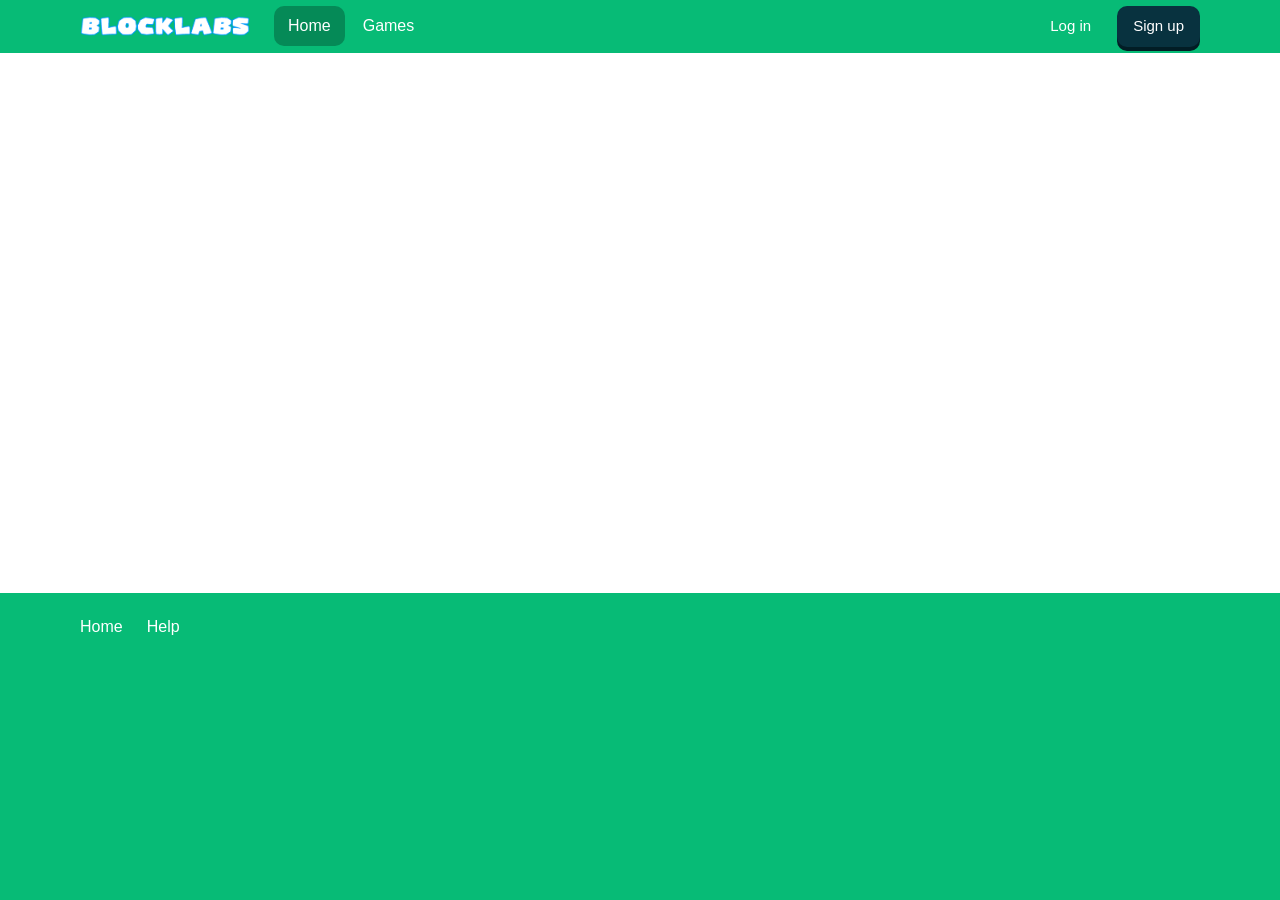
<file: index.html>
<!DOCTYPE html>
<html lang="en">
<head>
<meta charset="UTF-8">
<meta name="viewport" content="width=device-width, initial-scale=1">
<title>BlockLabs</title>
<style>
  :root {
    --green: #07bb76;
    --green-dark: #058a57;
    --ink: #08323f;
    --muted: #4b6a73;
    --sky: #0a9bff;
    --sun: #ffd23f;
    --coral: #ff6f61;
    --paper: #f3faf6;
    --line: #cfe4da;
  }
  * { box-sizing: border-box; }
  html { scroll-behavior: smooth; scroll-padding-top: 80px; }
  html, body { margin: 0; }
  body { font-family: "Arial Rounded MT Bold", "Trebuchet MS", Arial, sans-serif; color: var(--ink); background: var(--green); line-height: 1.5; }
  a { color: inherit; }
  :focus-visible { outline: 3px solid var(--ink); outline-offset: 2px; border-radius: 6px; }
  .wrap { width: min(1120px, 100% - 32px); margin-inline: auto; }

  header { position: sticky; top: 0; z-index: 10; background: var(--green); }
  header .wrap { display: flex; align-items: center; gap: 24px; padding: 6px 0; }
  .logo img { display: block; width: 170px; height: auto; }
  nav { display: flex; gap: 4px; }
  nav a { color: #fff; text-decoration: none; font-size: 16px; padding: 8px 14px; border-radius: 10px; }
  nav a:hover { background: #ffffff2b; }
  nav a[aria-current="page"] { background: var(--green-dark); }
  .auth { margin-left: auto; display: flex; gap: 10px; align-items: center; }
  .auth a { text-decoration: none; font-size: 15px; padding: 9px 16px; border-radius: 10px; }
  .login { color: #fff; }
  .login:hover { text-decoration: underline; }
  .signup { background: var(--ink); color: #fff; box-shadow: 0 4px 0 #021d25; }
  .signup:active { transform: translateY(3px); box-shadow: 0 1px 0 #021d25; }

  main { min-height: 60vh; background: #fff; }

  footer { background: var(--green); color: #fff; padding: 22px 0 26px; }
  footer a { color: #fff; margin-right: 24px; text-decoration: none; }
  footer a:hover { text-decoration: underline; }
  footer p { margin: 0; }

  @media (max-width: 760px) {
    .logo img { width: 120px; }
    header .wrap { gap: 8px; flex-wrap: wrap; }
    nav a { padding: 6px 10px; font-size: 14px; }
    .login { display: none; }
  }
  @media (prefers-reduced-motion: reduce) { html { scroll-behavior: auto; }  }
</style>
</head>
<body>
<header>
  <div class="wrap">
    <a class="logo" href="index.html" aria-label="BlockLabs home"><img src="[data-uri]" alt="BlockLabs"></a>
    <nav aria-label="Main navigation">
      <a href="index.html" aria-current="page">Home</a><a href="games.html">Games</a>
    </nav>
    <div class="auth"><a class="login" href="login.html">Log in</a><a class="signup" href="signup.html">Sign up</a></div>
  </div>
</header>

<main aria-label="Home page content"></main>

<footer>
  <div class="wrap"><p><a href="index.html">Home</a><a href="#">Help</a></p></div>
</footer>

</body>
</html>
</file>
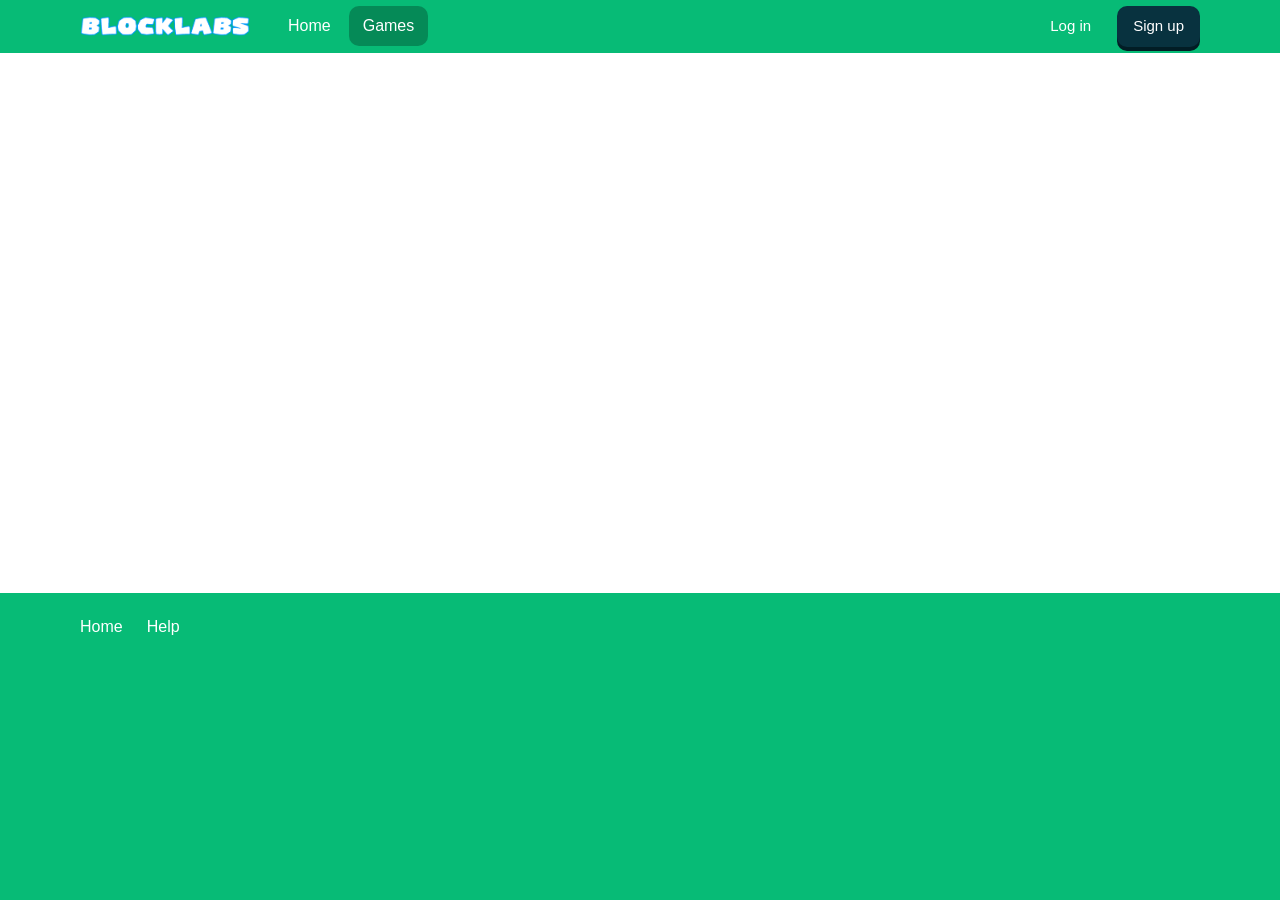
<file: games.html>
<!DOCTYPE html>
<html lang="en">
<head>
<meta charset="UTF-8">
<meta name="viewport" content="width=device-width, initial-scale=1">
<title>Games | BlockLabs</title>
<style>
  :root {
    --green: #07bb76;
    --green-dark: #058a57;
    --ink: #08323f;
    --muted: #4b6a73;
    --sky: #0a9bff;
    --sun: #ffd23f;
    --coral: #ff6f61;
    --paper: #f3faf6;
    --line: #cfe4da;
  }
  * { box-sizing: border-box; }
  html { scroll-behavior: smooth; scroll-padding-top: 80px; }
  html, body { margin: 0; }
  body { font-family: "Arial Rounded MT Bold", "Trebuchet MS", Arial, sans-serif; color: var(--ink); background: var(--green); line-height: 1.5; }
  a { color: inherit; }
  :focus-visible { outline: 3px solid var(--ink); outline-offset: 2px; border-radius: 6px; }
  .wrap { width: min(1120px, 100% - 32px); margin-inline: auto; }

  header { position: sticky; top: 0; z-index: 10; background: var(--green); }
  header .wrap { display: flex; align-items: center; gap: 24px; padding: 6px 0; }
  .logo img { display: block; width: 170px; height: auto; }
  nav { display: flex; gap: 4px; }
  nav a { color: #fff; text-decoration: none; font-size: 16px; padding: 8px 14px; border-radius: 10px; }
  nav a:hover { background: #ffffff2b; }
  nav a[aria-current="page"] { background: var(--green-dark); }
  .auth { margin-left: auto; display: flex; gap: 10px; align-items: center; }
  .auth a { text-decoration: none; font-size: 15px; padding: 9px 16px; border-radius: 10px; }
  .login { color: #fff; }
  .login:hover { text-decoration: underline; }
  .signup { background: var(--ink); color: #fff; box-shadow: 0 4px 0 #021d25; }
  .signup:active { transform: translateY(3px); box-shadow: 0 1px 0 #021d25; }

  main { min-height: 60vh; background: #fff; }

  footer { background: var(--green); color: #fff; padding: 22px 0 26px; }
  footer a { color: #fff; margin-right: 24px; text-decoration: none; }
  footer a:hover { text-decoration: underline; }
  footer p { margin: 0; }

  @media (max-width: 760px) {
    .logo img { width: 120px; }
    header .wrap { gap: 8px; flex-wrap: wrap; }
    nav a { padding: 6px 10px; font-size: 14px; }
    .login { display: none; }
  }
  @media (prefers-reduced-motion: reduce) { html { scroll-behavior: auto; }  }
</style>
</head>
<body>
<header>
  <div class="wrap">
    <a class="logo" href="index.html" aria-label="BlockLabs home"><img src="[data-uri]" alt="BlockLabs"></a>
    <nav aria-label="Main navigation">
      <a href="index.html">Home</a><a href="games.html" aria-current="page">Games</a>
    </nav>
    <div class="auth"><a class="login" href="login.html">Log in</a><a class="signup" href="signup.html">Sign up</a></div>
  </div>
</header>

<main aria-label="Games"></main>

<footer>
  <div class="wrap"><p><a href="index.html">Home</a><a href="#">Help</a></p></div>
</footer>

</body>
</html>
</file>
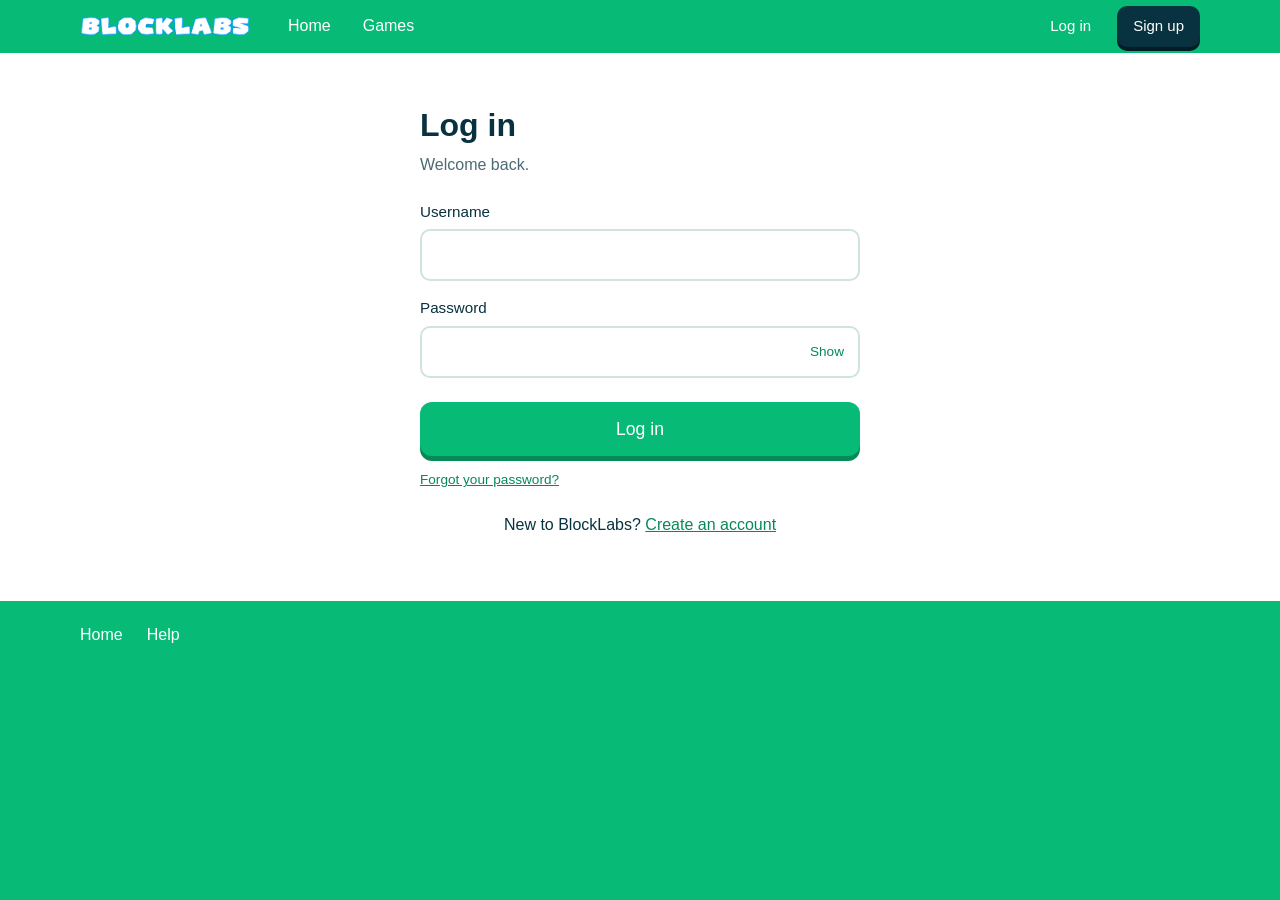
<file: login.html>
<!DOCTYPE html>
<html lang="en">
<head>
<meta charset="UTF-8">
<meta name="viewport" content="width=device-width, initial-scale=1">
<title>Log in | BlockLabs</title>
<style>
  :root {
    --green: #07bb76;
    --green-dark: #058a57;
    --ink: #08323f;
    --muted: #4b6a73;
    --sky: #0a9bff;
    --sun: #ffd23f;
    --coral: #ff6f61;
    --paper: #f3faf6;
    --line: #cfe4da;
  }
  * { box-sizing: border-box; }
  html { scroll-behavior: smooth; scroll-padding-top: 80px; }
  html, body { margin: 0; }
  body { font-family: "Arial Rounded MT Bold", "Trebuchet MS", Arial, sans-serif; color: var(--ink); background: var(--green); line-height: 1.5; }
  a { color: inherit; }
  :focus-visible { outline: 3px solid var(--ink); outline-offset: 2px; border-radius: 6px; }
  .wrap { width: min(1120px, 100% - 32px); margin-inline: auto; }

  header { position: sticky; top: 0; z-index: 10; background: var(--green); }
  header .wrap { display: flex; align-items: center; gap: 24px; padding: 6px 0; }
  .logo img { display: block; width: 170px; height: auto; }
  nav { display: flex; gap: 4px; }
  nav a { color: #fff; text-decoration: none; font-size: 16px; padding: 8px 14px; border-radius: 10px; }
  nav a:hover { background: #ffffff2b; }
  nav a[aria-current="page"] { background: var(--green-dark); }
  .auth { margin-left: auto; display: flex; gap: 10px; align-items: center; }
  .auth a { text-decoration: none; font-size: 15px; padding: 9px 16px; border-radius: 10px; }
  .login { color: #fff; }
  .login:hover { text-decoration: underline; }
  .signup { background: var(--ink); color: #fff; box-shadow: 0 4px 0 #021d25; }
  .signup:active { transform: translateY(3px); box-shadow: 0 1px 0 #021d25; }

  main { display: grid; place-items: start center; padding: 48px 16px 64px; min-height: 60vh; background: #fff; }
  .panel { width: min(440px, 100%); }
  .panel h1 { margin: 0 0 4px; font-size: 2rem; }
  .panel .lead { margin: 0 0 24px; color: var(--muted); }
  .field { margin-bottom: 16px; }
  label { display: block; font-size: .95rem; margin-bottom: 6px; }
  input { width: 100%; font: inherit; font-size: 1rem; padding: 12px 14px; border: 2px solid var(--line); border-radius: 10px; background: #fff; color: var(--ink); }
  input:focus { outline: none; border-color: var(--green); box-shadow: 0 0 0 3px #07bb7633; }
  input[aria-invalid="true"] { border-color: var(--coral); }
  .hint, .err { font-size: .85rem; margin: 6px 0 0; }
  .hint { color: var(--muted); }
  .err { color: #c2362a; min-height: 0; }
  .pw { position: relative; }
  .pw input { padding-right: 70px; }
  .toggle { position: absolute; right: 8px; top: 50%; transform: translateY(-50%); font: inherit; font-size: .85rem; background: none; border: 0; color: var(--green-dark); cursor: pointer; padding: 6px 8px; }
  .submit { width: 100%; font: inherit; font-size: 1.1rem; padding: 14px; margin-top: 8px; border: 0; border-radius: 12px; cursor: pointer; background: var(--green); color: #fff; box-shadow: 0 5px 0 var(--green-dark); }
  .submit:hover { background: #09cf84; }
  .submit:active { transform: translateY(3px); box-shadow: 0 2px 0 var(--green-dark); }
  .terms { font-size: .85rem; color: var(--muted); margin: 14px 0 0; }
  .terms a, .alt a { color: var(--green-dark); }
  .alt { margin: 22px 0 0; text-align: center; }
  .notice { display: none; margin-top: 18px; padding: 12px 14px; border-radius: 10px; background: #fff7d6; border-left: 6px solid var(--sun); font-size: .95rem; }
  .notice.show { display: block; }

  footer { background: var(--green); color: #fff; padding: 22px 0 26px; }
  footer a { color: #fff; margin-right: 24px; text-decoration: none; }
  footer a:hover { text-decoration: underline; }
  footer p { margin: 0; }

  @media (max-width: 760px) {
    .logo img { width: 120px; }
    header .wrap { gap: 8px; flex-wrap: wrap; }
    nav a { padding: 6px 10px; font-size: 14px; }
    .login { display: none; }
  }
  @media (prefers-reduced-motion: reduce) { html { scroll-behavior: auto; }  }
</style>
</head>
<body>
<header>
  <div class="wrap">
    <a class="logo" href="index.html" aria-label="BlockLabs home"><img src="[data-uri]" alt="BlockLabs"></a>
    <nav aria-label="Main navigation">
      <a href="index.html">Home</a><a href="games.html">Games</a>
    </nav>
    <div class="auth"><a class="login" href="login.html">Log in</a><a class="signup" href="signup.html">Sign up</a></div>
  </div>
</header>

<main aria-label="Log in">
  <div class="panel">
    <h1>Log in</h1>
    <p class="lead">Welcome back.</p>
    <form id="login" novalidate>
      <div class="field">
        <label for="username">Username</label>
        <input id="username" name="username" autocomplete="username">
        <p class="err" id="username-err"></p>
      </div>
      <div class="field">
        <label for="password">Password</label>
        <div class="pw">
          <input id="password" name="password" type="password" autocomplete="current-password">
          <button class="toggle" type="button" id="toggle" aria-controls="password">Show</button>
        </div>
        <p class="err" id="password-err"></p>
      </div>
      <button class="submit" type="submit">Log in</button>
      <p class="terms"><a href="#">Forgot your password?</a></p>
      <div class="notice" id="notice" role="status">Mock-up only. Nothing was sent because there's no server connected yet.</div>
    </form>
    <p class="alt">New to BlockLabs? <a href="signup.html">Create an account</a></p>
  </div>
</main>

<footer>
  <div class="wrap"><p><a href="index.html">Home</a><a href="#">Help</a></p></div>
</footer>
<script>
  const $ = id => document.getElementById(id);
  const rules = {
    username: v => v.trim() ? "" : "Enter your username.",
    password: v => v ? "" : "Enter your password."
  };
  function check(id) {
    const msg = rules[id]($(id).value);
    $(id + "-err").textContent = msg;
    $(id).setAttribute("aria-invalid", msg ? "true" : "false");
    return !msg;
  }
  Object.keys(rules).forEach(id => $(id).addEventListener("blur", () => check(id)));
  $("login").addEventListener("submit", e => {
    e.preventDefault();
    const ok = Object.keys(rules).map(check).every(Boolean);
    $("notice").classList.toggle("show", ok);
    if (!ok) document.querySelector('[aria-invalid="true"]').focus();
  });
  $("toggle").addEventListener("click", () => {
    const show = $("password").type === "password";
    $("password").type = show ? "text" : "password";
    $("toggle").textContent = show ? "Hide" : "Show";
  });
</script>
</body>
</html>
</file>
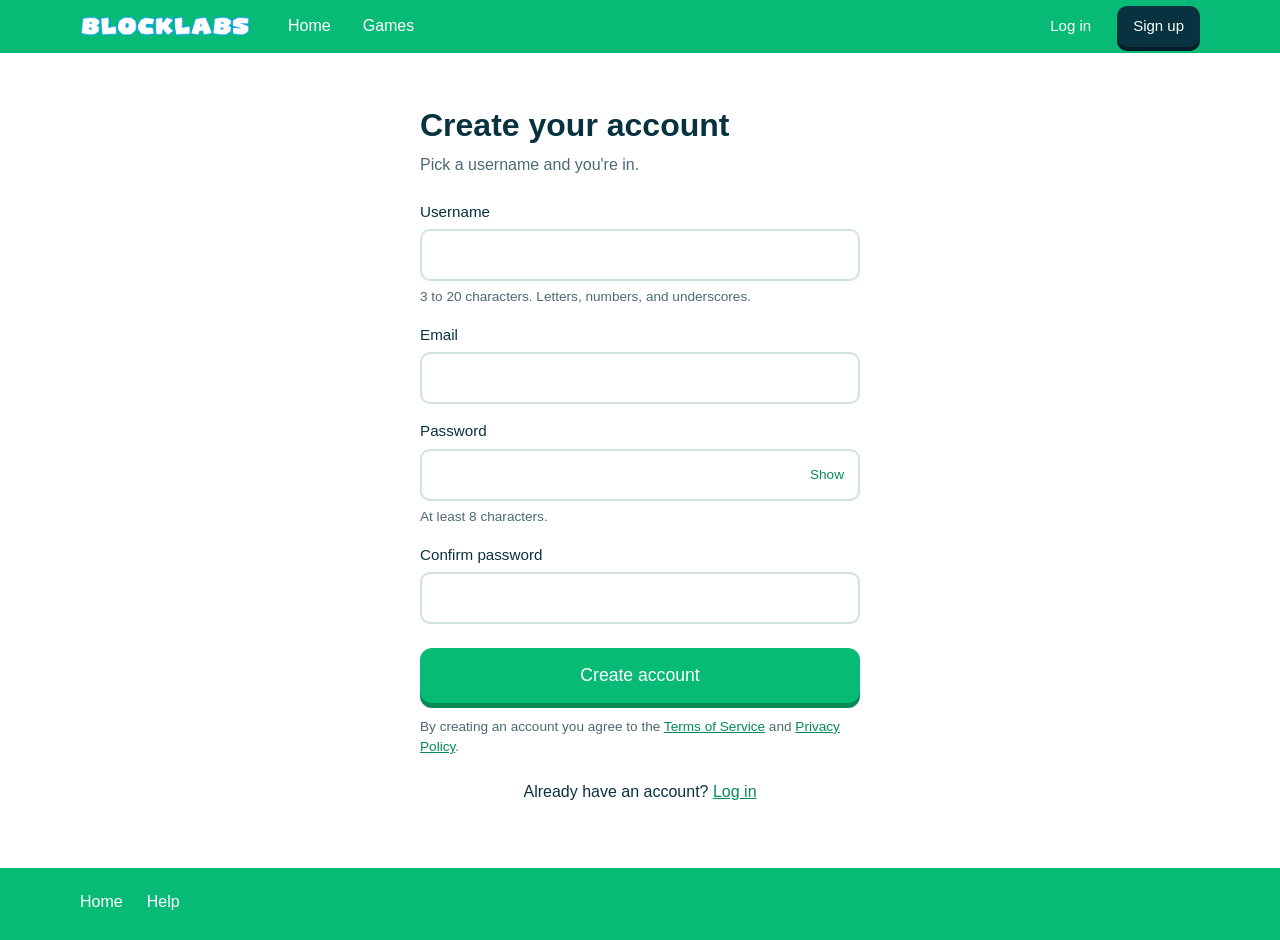
<file: signup.html>
<!DOCTYPE html>
<html lang="en">
<head>
<meta charset="UTF-8">
<meta name="viewport" content="width=device-width, initial-scale=1">
<title>Sign up | BlockLabs</title>
<style>
  :root {
    --green: #07bb76;
    --green-dark: #058a57;
    --ink: #08323f;
    --muted: #4b6a73;
    --sky: #0a9bff;
    --sun: #ffd23f;
    --coral: #ff6f61;
    --paper: #f3faf6;
    --line: #cfe4da;
  }
  * { box-sizing: border-box; }
  html { scroll-behavior: smooth; scroll-padding-top: 80px; }
  html, body { margin: 0; }
  body { font-family: "Arial Rounded MT Bold", "Trebuchet MS", Arial, sans-serif; color: var(--ink); background: var(--green); line-height: 1.5; }
  a { color: inherit; }
  :focus-visible { outline: 3px solid var(--ink); outline-offset: 2px; border-radius: 6px; }
  .wrap { width: min(1120px, 100% - 32px); margin-inline: auto; }

  header { position: sticky; top: 0; z-index: 10; background: var(--green); }
  header .wrap { display: flex; align-items: center; gap: 24px; padding: 6px 0; }
  .logo img { display: block; width: 170px; height: auto; }
  nav { display: flex; gap: 4px; }
  nav a { color: #fff; text-decoration: none; font-size: 16px; padding: 8px 14px; border-radius: 10px; }
  nav a:hover { background: #ffffff2b; }
  nav a[aria-current="page"] { background: var(--green-dark); }
  .auth { margin-left: auto; display: flex; gap: 10px; align-items: center; }
  .auth a { text-decoration: none; font-size: 15px; padding: 9px 16px; border-radius: 10px; }
  .login { color: #fff; }
  .login:hover { text-decoration: underline; }
  .signup { background: var(--ink); color: #fff; box-shadow: 0 4px 0 #021d25; }
  .signup:active { transform: translateY(3px); box-shadow: 0 1px 0 #021d25; }

  main { display: grid; place-items: start center; padding: 48px 16px 64px; min-height: 60vh; background: #fff; }
  .panel { width: min(440px, 100%); }
  .panel h1 { margin: 0 0 4px; font-size: 2rem; }
  .panel .lead { margin: 0 0 24px; color: var(--muted); }
  .field { margin-bottom: 16px; }
  label { display: block; font-size: .95rem; margin-bottom: 6px; }
  input { width: 100%; font: inherit; font-size: 1rem; padding: 12px 14px; border: 2px solid var(--line); border-radius: 10px; background: #fff; color: var(--ink); }
  input:focus { outline: none; border-color: var(--green); box-shadow: 0 0 0 3px #07bb7633; }
  input[aria-invalid="true"] { border-color: var(--coral); }
  .hint, .err { font-size: .85rem; margin: 6px 0 0; }
  .hint { color: var(--muted); }
  .err { color: #c2362a; min-height: 0; }
  .pw { position: relative; }
  .pw input { padding-right: 70px; }
  .toggle { position: absolute; right: 8px; top: 50%; transform: translateY(-50%); font: inherit; font-size: .85rem; background: none; border: 0; color: var(--green-dark); cursor: pointer; padding: 6px 8px; }
  .submit { width: 100%; font: inherit; font-size: 1.1rem; padding: 14px; margin-top: 8px; border: 0; border-radius: 12px; cursor: pointer; background: var(--green); color: #fff; box-shadow: 0 5px 0 var(--green-dark); }
  .submit:hover { background: #09cf84; }
  .submit:active { transform: translateY(3px); box-shadow: 0 2px 0 var(--green-dark); }
  .terms { font-size: .85rem; color: var(--muted); margin: 14px 0 0; }
  .terms a, .alt a { color: var(--green-dark); }
  .alt { margin: 22px 0 0; text-align: center; }
  .notice { display: none; margin-top: 18px; padding: 12px 14px; border-radius: 10px; background: #fff7d6; border-left: 6px solid var(--sun); font-size: .95rem; }
  .notice.show { display: block; }

  footer { background: var(--green); color: #fff; padding: 22px 0 26px; }
  footer a { color: #fff; margin-right: 24px; text-decoration: none; }
  footer a:hover { text-decoration: underline; }
  footer p { margin: 0; }

  @media (max-width: 760px) {
    .logo img { width: 120px; }
    header .wrap { gap: 8px; flex-wrap: wrap; }
    nav a { padding: 6px 10px; font-size: 14px; }
    .login { display: none; }
  }
  @media (prefers-reduced-motion: reduce) { html { scroll-behavior: auto; }  }
</style>
</head>
<body>
<header>
  <div class="wrap">
    <a class="logo" href="index.html" aria-label="BlockLabs home"><img src="[data-uri]" alt="BlockLabs"></a>
    <nav aria-label="Main navigation">
      <a href="index.html">Home</a><a href="games.html">Games</a>
    </nav>
    <div class="auth"><a class="login" href="login.html">Log in</a><a class="signup" href="signup.html" aria-current="page">Sign up</a></div>
  </div>
</header>

<main aria-label="Sign up">
  <div class="panel">
    <h1>Create your account</h1>
    <p class="lead">Pick a username and you're in.</p>
    <form id="signup" novalidate>
      <div class="field">
        <label for="username">Username</label>
        <input id="username" name="username" autocomplete="username" maxlength="20">
        <p class="hint">3 to 20 characters. Letters, numbers, and underscores.</p>
        <p class="err" id="username-err"></p>
      </div>
      <div class="field">
        <label for="email">Email</label>
        <input id="email" name="email" type="email" autocomplete="email">
        <p class="err" id="email-err"></p>
      </div>
      <div class="field">
        <label for="password">Password</label>
        <div class="pw">
          <input id="password" name="password" type="password" autocomplete="new-password">
          <button class="toggle" type="button" id="toggle" aria-controls="password">Show</button>
        </div>
        <p class="hint">At least 8 characters.</p>
        <p class="err" id="password-err"></p>
      </div>
      <div class="field">
        <label for="confirm">Confirm password</label>
        <input id="confirm" name="confirm" type="password" autocomplete="new-password">
        <p class="err" id="confirm-err"></p>
      </div>
      <button class="submit" type="submit">Create account</button>
      <p class="terms">By creating an account you agree to the <a href="#">Terms of Service</a> and <a href="#">Privacy Policy</a>.</p>
      <div class="notice" id="notice" role="status">Mock-up only. Nothing was sent because there's no server connected yet.</div>
    </form>
    <p class="alt">Already have an account? <a href="login.html">Log in</a></p>
  </div>
</main>

<footer>
  <div class="wrap"><p><a href="index.html">Home</a><a href="#">Help</a></p></div>
</footer>
<script>
  const $ = id => document.getElementById(id);
  const rules = {
    username: v => /^[A-Za-z0-9_]{3,20}$/.test(v) ? "" : "Use 3 to 20 letters, numbers, or underscores.",
    email: v => /^[^\s@]+@[^\s@]+\.[^\s@]+$/.test(v) ? "" : "Enter a valid email address.",
    password: v => v.length >= 8 ? "" : "Password must be at least 8 characters.",
    confirm: v => v === $("password").value && v ? "" : "Passwords don't match."
  };
  function check(id) {
    const msg = rules[id]($(id).value.trim ? (id.includes("pass") || id === "confirm" ? $(id).value : $(id).value.trim()) : "");
    $(id + "-err").textContent = msg;
    $(id).setAttribute("aria-invalid", msg ? "true" : "false");
    return !msg;
  }
  Object.keys(rules).forEach(id => $(id).addEventListener("blur", () => check(id)));
  $("signup").addEventListener("submit", e => {
    e.preventDefault();
    const ok = Object.keys(rules).map(check).every(Boolean);
    $("notice").classList.toggle("show", ok);
    if (!ok) document.querySelector('[aria-invalid="true"]').focus();
  });
  $("toggle").addEventListener("click", () => {
    const show = $("password").type === "password";
    $("password").type = $("confirm").type = show ? "text" : "password";
    $("toggle").textContent = show ? "Hide" : "Show";
  });
</script>
</body>
</html>
</file>
